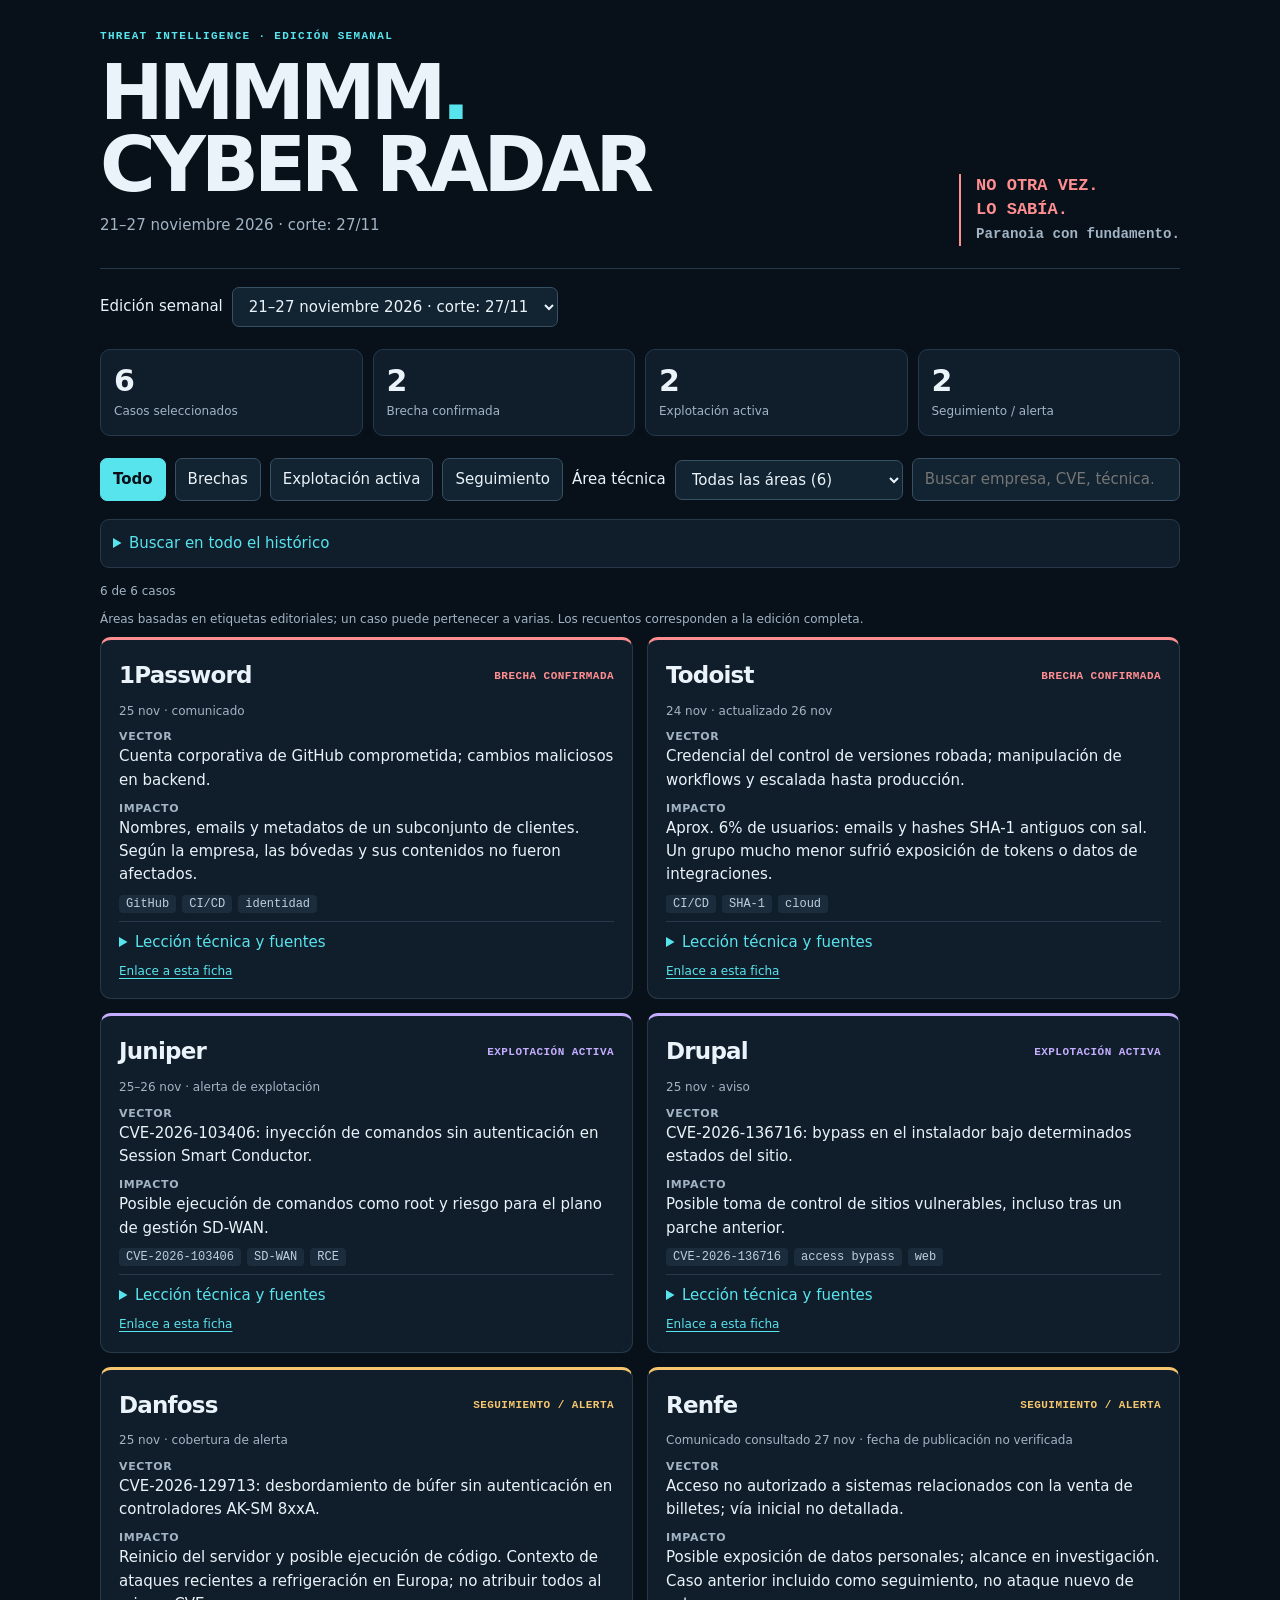
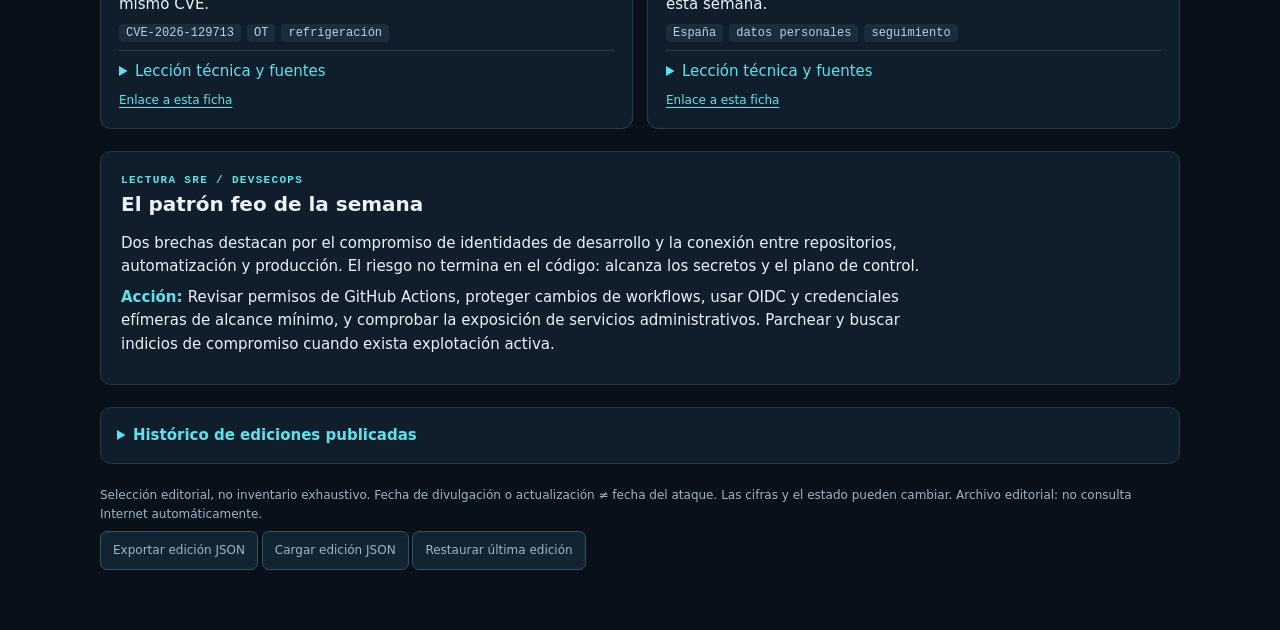
<file: index.html>
<!doctype html><html lang="es"><head><meta charset="utf-8"><meta name="viewport" content="width=device-width,initial-scale=1"><meta name="color-scheme" content="dark"><title>HMMMM — Cyber Radar</title><link rel="stylesheet" href="radar.css"></head><body><main><header><div><div class="eyebrow">Threat intelligence · edición semanal</div><h1>HMMMM<span>.</span><br>CYBER RADAR</h1><p class="muted" id="period"></p></div><div class="quip">NO OTRA VEZ.<br>LO SABÍA.<br><small>Paranoia con fundamento.</small></div></header><div class="tools edition-tools"><label for="week">Edición semanal</label><select id="week"></select></div><section class="stats" id="stats" aria-label="Resumen"></section><div class="tools" aria-label="Filtros"><button data-filter="all" aria-pressed="true">Todo</button><button data-filter="breach" aria-pressed="false">Brechas</button><button data-filter="exploit" aria-pressed="false">Explotación activa</button><button data-filter="watch" aria-pressed="false">Seguimiento</button><label for="domain">Área técnica</label><select id="domain" aria-label="Filtrar por área técnica"></select><input id="search" type="search" placeholder="Buscar empresa, CVE, técnica…" aria-label="Buscar incidentes"></div><details class="archive-search"><summary>Buscar en todo el histórico</summary><label for="archive-query">Todas las ediciones publicadas</label><input id="archive-query" type="search" maxlength="300" placeholder="Empresa, CVE, técnica, fuente…"><p id="archive-count" role="status" class="meta"></p><div id="archive-results"></div></details><div id="notice" role="status"></div><p class="meta">Áreas basadas en etiquetas editoriales; un caso puede pertenecer a varias. Los recuentos corresponden a la edición completa.</p><section class="grid" id="grid" aria-label="Incidentes"></section><section class="pattern"><div class="micro">Lectura SRE / DevSecOps</div><h2>El patrón feo de la semana</h2><p id="pattern"></p><p id="action"></p></section><details class="history"><summary>Histórico de ediciones publicadas</summary><p class="meta">Hasta ocho ediciones disponibles. Son recuentos de fichas seleccionadas, no una medida de ataques mundiales. Una actualización puede aparecer en varias ediciones; no se rellenan semanas sin datos.</p><p id="history-note" class="meta"></p><div id="history-series"></div><h2 class="patterns-heading">Patrones técnicos</h2><p class="meta">Etiquetas de las ediciones publicadas, con posibles solapamientos y seguimientos repetidos. No representan incidentes únicos, causas raíz ni frecuencia mundial.</p><div id="technical-patterns"></div><h2 class="patterns-heading">Evidencias recurrentes</h2><p class="meta">CVE exacto o URL de fuente compartida entre ediciones. Una coincidencia no demuestra que se trate del mismo ataque. No se correlaciona por nombre de empresa.</p><div id="evidence-matches"></div></details><footer><p>Selección editorial, no inventario exhaustivo. Fecha de divulgación o actualización ≠ fecha del ataque. Las cifras y el estado pueden cambiar. Archivo editorial: no consulta Internet automáticamente.</p><button id="export">Exportar edición JSON</button> <button id="import">Cargar edición JSON</button> <button id="reset">Restaurar última edición</button><input id="file" type="file" accept="application/json,.json" hidden><p id="message" role="status"></p></footer></main><script src="data/editions.js"></script><script src="lib/validation.js"></script><script src="lib/domains.js"></script><script src="lib/editorial-contract.js"></script><script src="lib/trends.js"></script><script src="lib/radar-ui.js"></script></body></html>
</file>
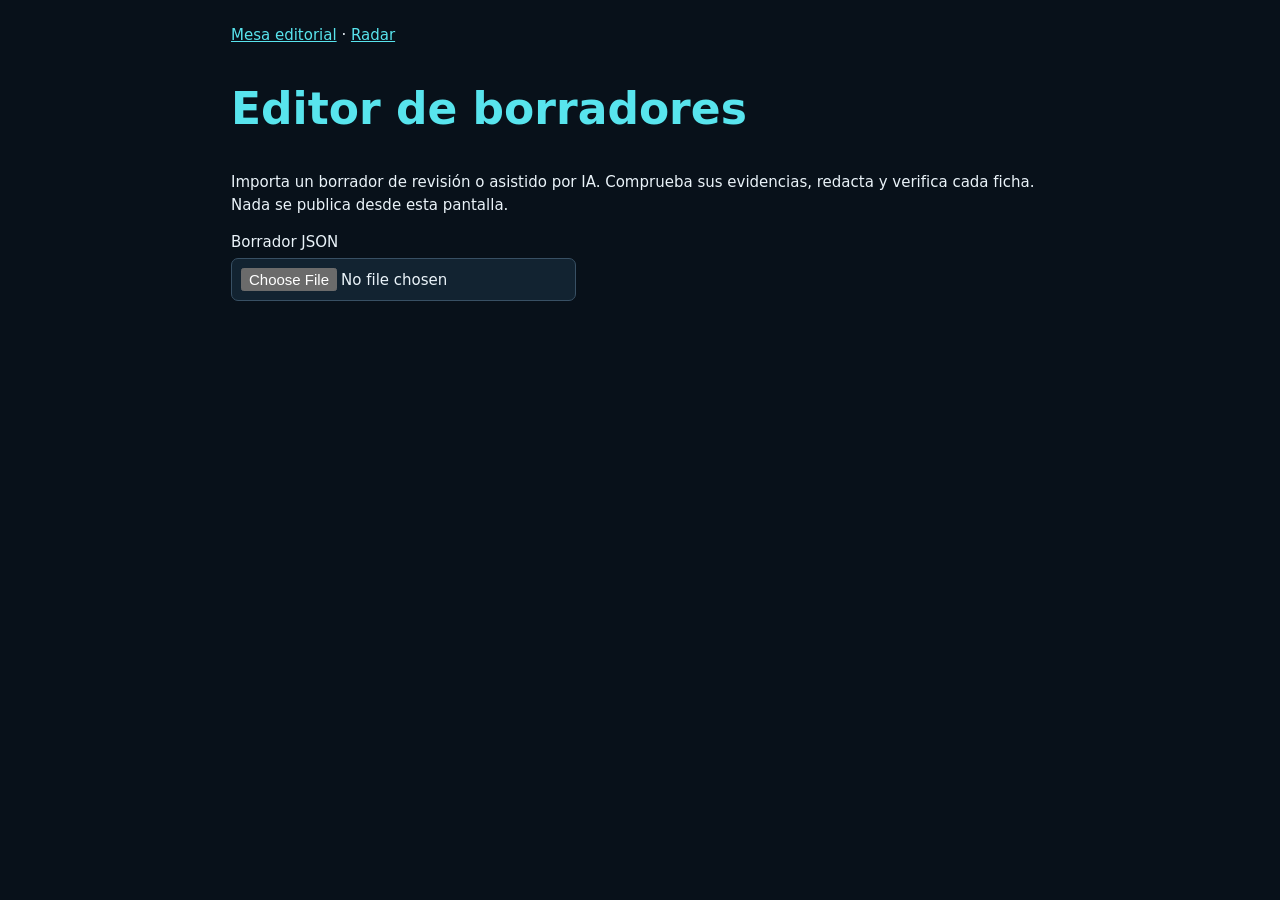
<file: draft.html>
<!doctype html>
<html lang="es"><head><meta charset="utf-8"><meta name="viewport" content="width=device-width,initial-scale=1"><meta name="color-scheme" content="dark"><title>HMMMM · Editor de borradores</title><link rel="stylesheet" href="editor.css"></head><body><main>
<nav><a href="review.html">Mesa editorial</a> · <a href="index.html">Radar</a></nav>
<h1>Editor de borradores</h1><p>Importa un borrador de revisión o asistido por IA. Comprueba sus evidencias, redacta y verifica cada ficha. Nada se publica desde esta pantalla.</p>
<label for="draft-file">Borrador JSON</label><input type="file" id="draft-file" accept=".json,application/json">
<p id="notice" role="status"></p><p id="persistence" role="status"></p><p id="progress" role="status"></p>
<section id="editor" hidden>
<label for="pattern">Patrón de la semana</label><textarea id="pattern" maxlength="5000"></textarea>
<label for="action">Acción recomendada</label><textarea id="action" maxlength="5000"></textarea>
<label for="candidate">Ficha a revisar</label><select id="candidate"></select>
<div id="card"></div>
<button id="download" type="button">Exportar borrador JSON</button>
<button id="preview-button" type="button">Validar y previsualizar</button><section id="preview" hidden><h2>Edición candidata (no publicada)</h2><div id="preview-content"></div></section>
<button id="clear-draft" type="button">Borrar borrador local</button><p>Autoguardado local cuando está disponible. Exporta una copia para conservarla fuera del navegador. La previsualización utiliza el mismo compilador que scripts/compile-draft.cjs. Publicar requiere una PR separada.</p>
</section></main><script src="lib/validation.js"></script><script src="lib/editorial-contract.js"></script><script src="lib/compile-draft.js"></script><script src="lib/draft-editor.js"></script><script src="lib/draft-session.js"></script><script src="lib/draft-editor-ui.js"></script></body></html>
</file>
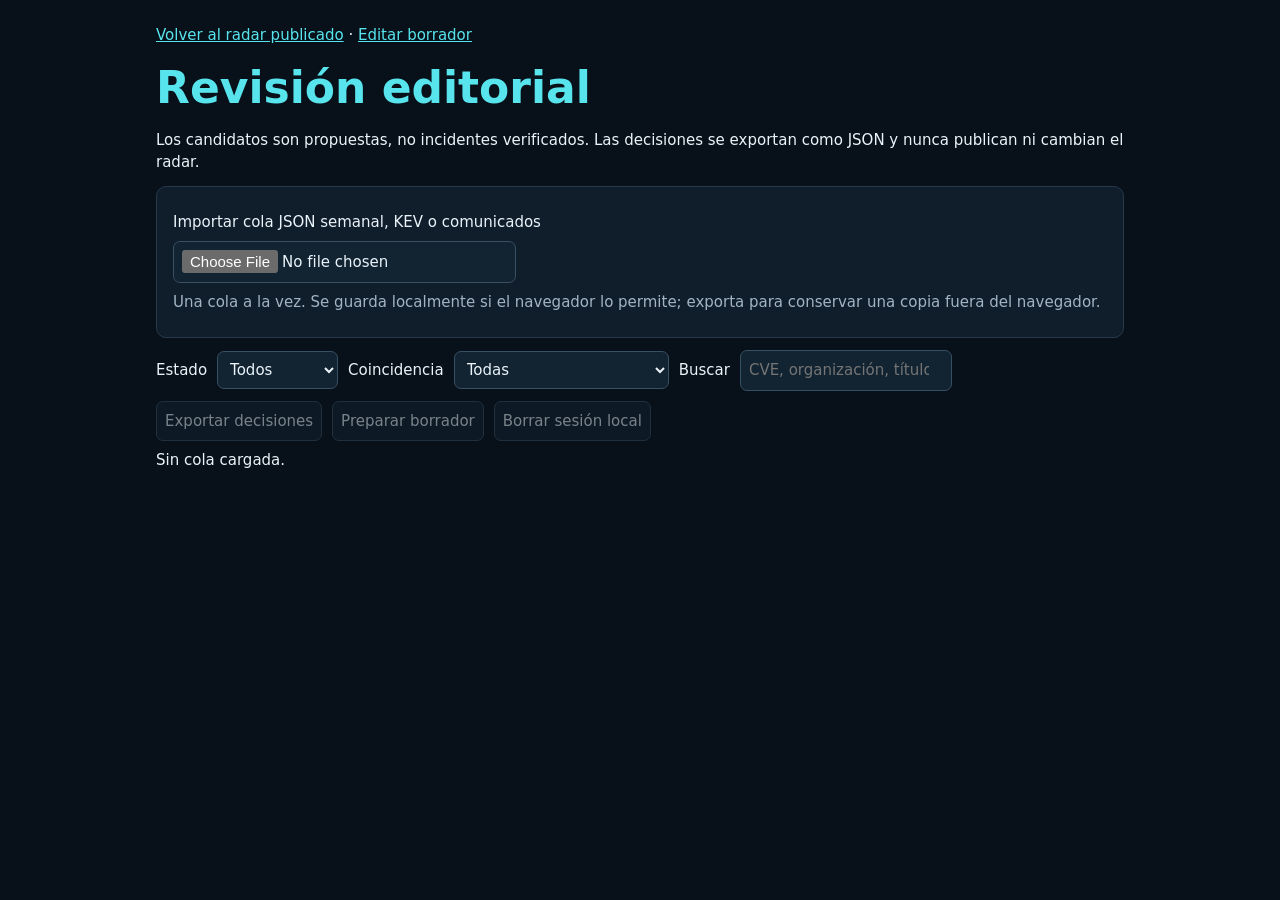
<file: review.html>
<!doctype html>
<html lang="es"><head><meta charset="utf-8"><meta name="viewport" content="width=device-width,initial-scale=1"><meta name="color-scheme" content="dark"><title>HMMMM · Revisión editorial</title>
<style>
*{box-sizing:border-box}body{margin:0;background:#08111a;color:#eaf3f9;font:15px/1.5 system-ui,sans-serif}main{max-width:1000px;margin:auto;padding:24px 16px}h1{font-size:clamp(28px,5vw,44px);margin:8px 0;color:#58e4ed}h2{font-size:20px;margin:0}p{margin:8px 0}a{color:#58e4ed;overflow-wrap:anywhere}small,.muted{color:#a2b4c4}section,article{background:#101e2b;border:1px solid #263849;border-radius:10px;padding:16px;margin:12px 0;overflow-wrap:anywhere}label{display:block;margin:8px 0}input,button,select{max-width:100%;font:inherit;color:inherit;background:#122331;border:1px solid #385064;border-radius:7px;padding:8px}button,select{cursor:pointer}button:disabled{opacity:.5;cursor:default}button:focus-visible,input:focus-visible,select:focus-visible,a:focus-visible{outline:2px solid #58e4ed;outline-offset:2px}.tools{display:flex;align-items:center;gap:10px;flex-wrap:wrap}.meta{color:#a2b4c4;font-size:13px}.status{color:#f6c66e}
</style></head><body><main>
<a href="index.html">Volver al radar publicado</a> · <a href="draft.html">Editar borrador</a><h1>Revisión editorial</h1><p>Los candidatos son propuestas, no incidentes verificados. Las decisiones se exportan como JSON y nunca publican ni cambian el radar.</p>
<section><label for="queue">Importar cola JSON semanal, KEV o comunicados</label><input type="file" id="queue" accept=".json,application/json"><p class="muted">Una cola a la vez. Se guarda localmente si el navegador lo permite; exporta para conservar una copia fuera del navegador.</p><p id="notice" role="status"></p><p id="persistence" role="status"></p></section>
<div class="tools"><label for="filter">Estado</label><select id="filter"><option value="all">Todos</option><option value="pending">Pendientes</option><option value="investigate">Investigar</option><option value="covered">Ya cubierto</option><option value="dismiss">Descartar</option></select><label for="reason">Coincidencia</label><select id="reason"><option value="all">Todas</option><option value="new_cve">CVE nuevo</option><option value="unseen_source">Fuente no vista</option><option value="historical_match">Histórica</option><option value="covered_in_window">Cubierto en el intervalo</option></select><label for="search">Buscar</label><input id="search" type="search" placeholder="CVE, organización, título…"><button id="export" disabled>Exportar decisiones</button><button id="draft" disabled>Preparar borrador</button><button id="clear" disabled>Borrar sesión local</button></div>
<p id="counts" role="status">Sin cola cargada.</p><p id="visible" role="status" class="meta"></p><div id="cards"></div>
</main><script src="lib/workbench.js"></script><script src="lib/review-session.js"></script><script src="lib/workbench-ui.js"></script></body></html>
</file>
<file: radar.css>
:root{--bg:#08111a;--panel:#101e2b;--line:#263849;--text:#eaf3f9;--muted:#a2b4c4;--cyan:#58e4ed;--red:#ff8e91;--amber:#f6c66e;--purple:#c5adff}*{box-sizing:border-box}body{margin:0;background:var(--bg);color:var(--text);font:15px/1.55 system-ui,sans-serif}main{max-width:1120px;margin:auto;padding:28px 20px 52px}header{border-bottom:1px solid var(--line);padding-bottom:22px;display:flex;justify-content:space-between;gap:22px;align-items:end;flex-wrap:wrap}.eyebrow,.micro{font:600 11px/1.5 ui-monospace,monospace;letter-spacing:.12em;text-transform:uppercase;color:var(--cyan)}h1{font-size:clamp(36px,7vw,76px);line-height:.96;letter-spacing:-.065em;margin:12px 0}h1 span{color:var(--cyan)}h2{font-size:20px;margin:0 0 12px}p{margin:8px 0}.muted,small{color:var(--muted)}.quip{max-width:265px;border-left:2px solid var(--red);padding-left:15px;color:var(--red);font:700 17px/1.4 ui-monospace,monospace}.stats{display:grid;grid-template-columns:repeat(4,1fr);gap:10px;margin:22px 0}.stat{border:1px solid var(--line);border-radius:10px;padding:13px;background:var(--panel)}.stat b{display:block;font-size:30px;line-height:1.2}.stat small{font-size:12px}.tools{display:flex;gap:9px;flex-wrap:wrap;align-items:center;margin:0 0 18px}button,input,select{font:inherit;color:inherit;background:#122331;border:1px solid #385064;border-radius:7px;padding:9px 12px}button,select{cursor:pointer}button[aria-pressed=true]{color:#08111a;background:var(--cyan);border-color:var(--cyan);font-weight:700}button:focus-visible,a:focus-visible,input:focus-visible,summary:focus-visible{outline:2px solid var(--cyan);outline-offset:3px}input{flex:1;min-width:160px}a{color:var(--cyan);text-underline-offset:3px}.grid{display:grid;grid-template-columns:repeat(2,minmax(0,1fr));gap:14px}.card{background:var(--panel);border:1px solid var(--line);border-top:3px solid var(--accent);border-radius:11px;padding:18px;display:flex;flex-direction:column;gap:8px;min-width:0}.card[data-type=breach]{--accent:var(--red)}.card[data-type=exploit]{--accent:var(--purple)}.card[data-type=watch]{--accent:var(--amber)}.card h3{font-size:23px;letter-spacing:-.035em;margin:0}.top{display:flex;justify-content:space-between;align-items:center;gap:8px;flex-wrap:wrap}.type{color:var(--accent);font:600 11px ui-monospace,monospace;text-transform:uppercase;letter-spacing:.04em}.meta{font-size:12px;color:var(--muted)}.field{margin:0}.field b{color:var(--muted);font-size:11px;text-transform:uppercase;letter-spacing:.06em;display:block}.tags{display:flex;flex-wrap:wrap;gap:6px}.tag{background:#1b2d3c;border-radius:4px;padding:2px 7px;color:#bed0de;font:12px ui-monospace,monospace}details{margin-top:auto;border-top:1px solid var(--line);padding-top:9px}summary{cursor:pointer;color:var(--cyan)}.sources{font-size:13px;display:flex;flex-wrap:wrap;gap:10px}.pattern{margin-top:22px;padding:20px;border:1px solid var(--line);border-radius:11px;background:var(--panel)}.pattern p{max-width:85ch}.pattern strong{color:var(--cyan)}footer{margin-top:22px;color:var(--muted);font-size:12px}.empty{grid-column:1/-1;padding:30px;text-align:center;color:var(--muted)}#notice{font-size:12px;color:var(--muted);min-height:20px} @media(max-width:660px){main{padding:18px 12px 32px}.grid{grid-template-columns:1fr}.stats{grid-template-columns:repeat(2,1fr)}.card{padding:15px}.quip{max-width:none}.tools button{font-size:13px}}@media print{body{background:white;color:black}.card,.stat,.pattern{background:white;color:black;break-inside:avoid}.tools,footer button{display:none}.muted,small,.meta,.field b{color:#444}a{color:#005b66}h1 span,.eyebrow,.micro{color:#005b66}}
.history{margin-top:22px;padding:16px;border:1px solid var(--line);border-radius:11px;background:var(--panel)}.history summary{font-weight:700}.history-row{margin:14px 0}.history-head{display:flex;justify-content:space-between;gap:10px;flex-wrap:wrap}.history-bar{height:12px;background:#1b2d3c;display:flex;border-radius:6px;overflow:hidden;margin:5px 0}.history-segment{height:100%}.history-segment[data-kind=breach]{background:var(--red)}.history-segment[data-kind=exploit]{background:var(--purple)}.history-segment[data-kind=watch]{background:var(--amber)}.history button{font-size:13px;padding:5px 8px}.history small{display:block}.history-row[aria-current=true] .history-head{color:var(--cyan)}@media print{.history{display:none}}
.edition-tools{margin-top:18px}.patterns-heading{margin-top:22px}

.evidence-match{overflow-wrap:anywhere}.evidence-match button{display:block;margin:6px 0;max-width:100%;text-align:left;overflow-wrap:anywhere}

.case-link{font-size:12px;overflow-wrap:anywhere}.evidence-match .case-link{display:block;margin:6px 0}.card:focus{outline:2px solid var(--cyan);outline-offset:3px}

.archive-search{margin:0 0 14px;padding:12px;border:1px solid var(--line);border-radius:9px;background:var(--panel)}.archive-search label{display:block;margin:8px 0 4px;font-size:12px;color:var(--muted)}.archive-search input{width:100%;min-width:0}.archive-result{padding:8px 0;border-top:1px solid var(--line);overflow-wrap:anywhere}.archive-result .case-link{font-size:15px}.archive-result p{margin:3px 0}@media print{.archive-search{display:none}}
</file>
<file: editor.css>
*{box-sizing:border-box}body{margin:0;background:#08111a;color:#eaf3f9;font:15px/1.5 system-ui,sans-serif}main{max-width:850px;margin:auto;padding:24px 16px}h1{font-size:clamp(28px,5vw,44px);color:#58e4ed}a{color:#58e4ed;overflow-wrap:anywhere}label{display:block;margin:12px 0 4px}textarea,input,select,button{font:inherit;background:#122331;color:inherit;border:1px solid #385064;border-radius:7px;padding:9px;max-width:100%}textarea,input:not([type=file]):not([type=checkbox]),select{width:100%}textarea{min-height:80px;resize:vertical}article{border:1px solid #263849;background:#101e2b;border-radius:10px;padding:16px;margin:18px 0;overflow-wrap:anywhere}button{cursor:pointer}button:focus-visible,input:focus-visible,textarea:focus-visible,select:focus-visible,a:focus-visible{outline:2px solid #58e4ed;outline-offset:2px}#notice{color:#f6c66e}p{overflow-wrap:anywhere}[hidden]{display:none!important}
</file>
